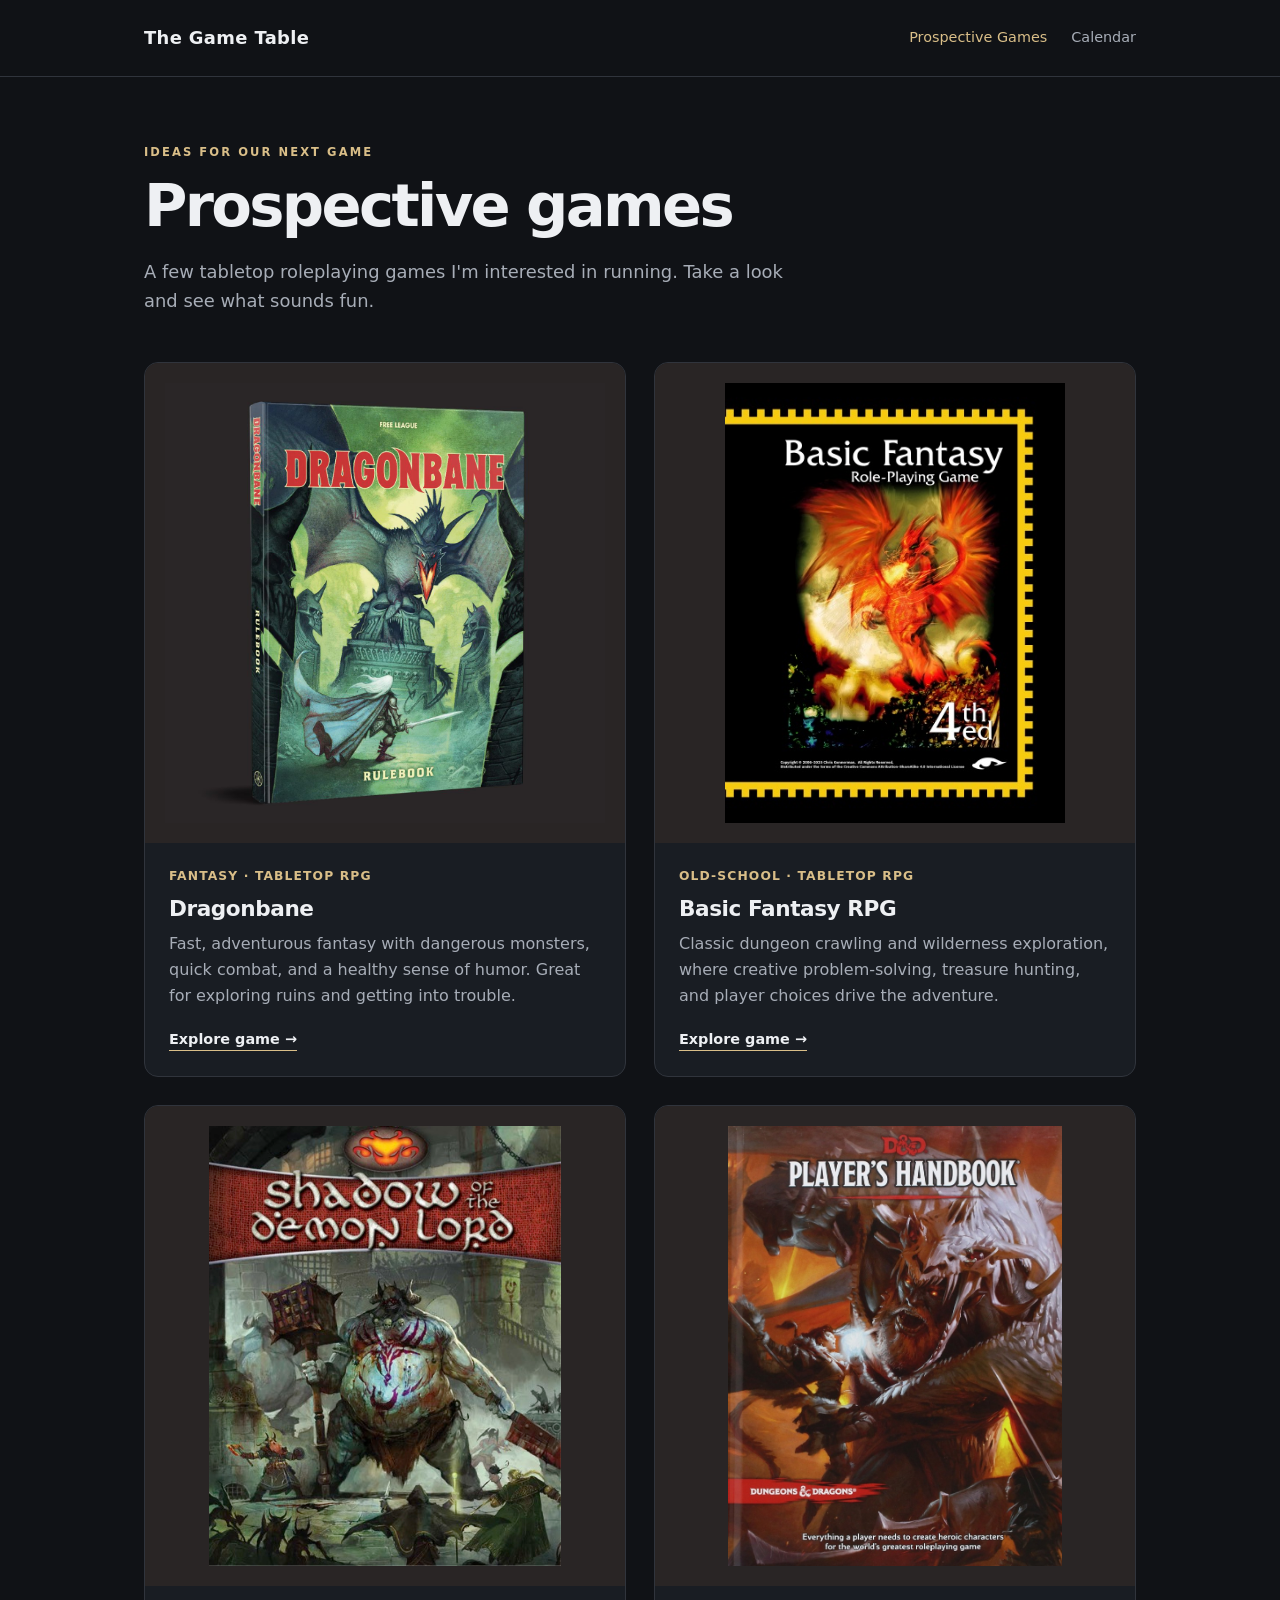
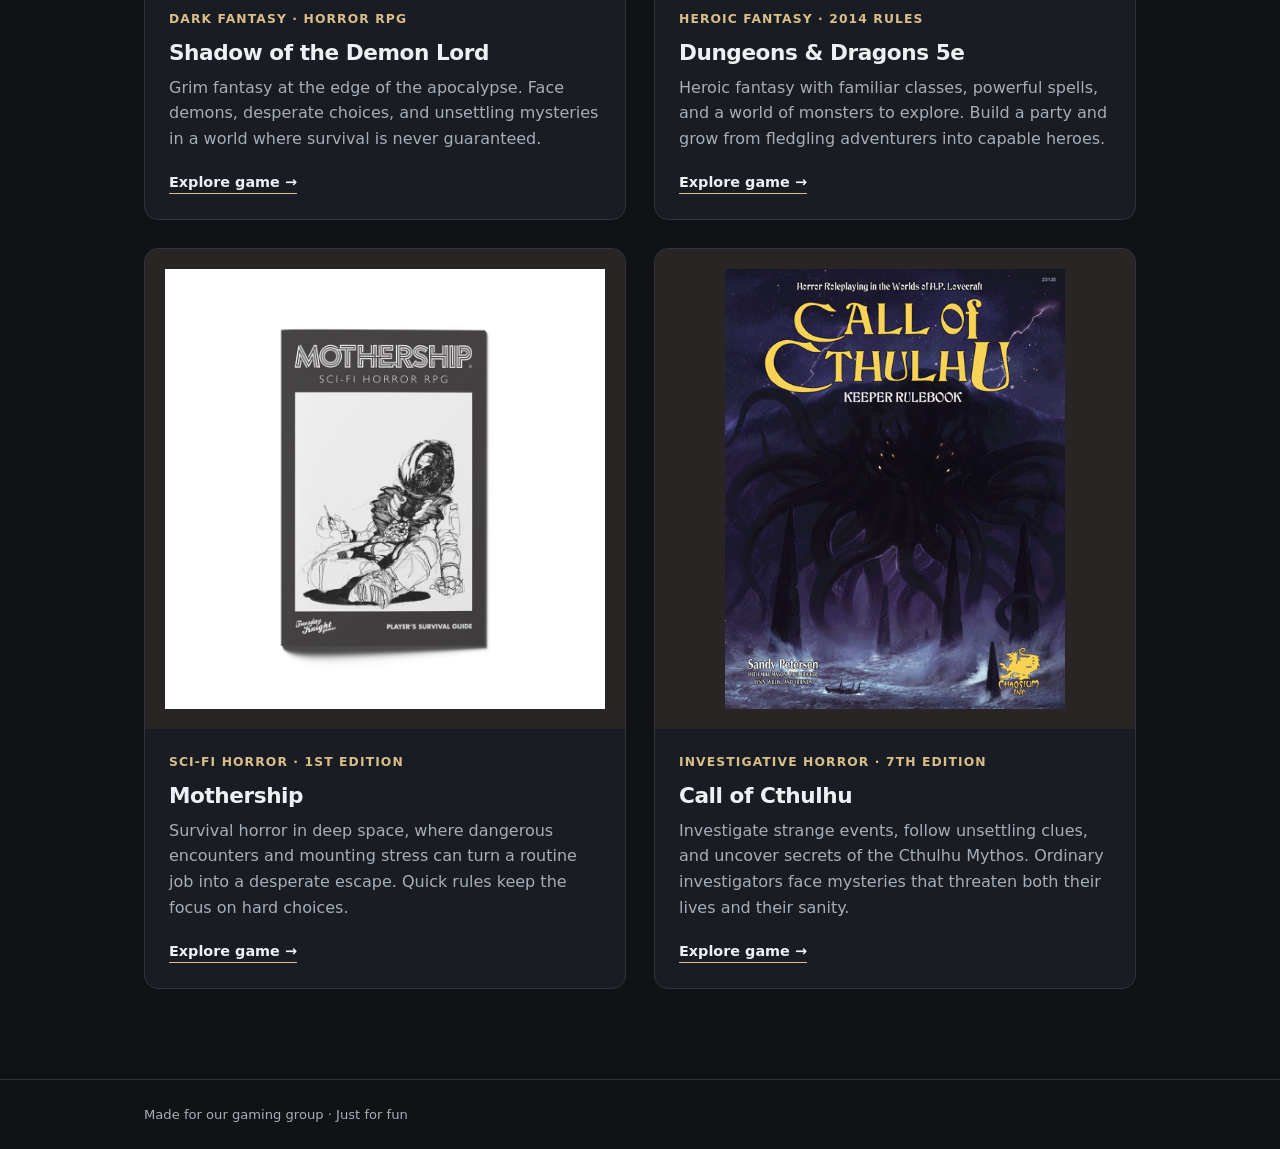
<file: index.html>
<!doctype html><html lang="en"><head><meta charset="utf-8"><meta name="viewport" content="width=device-width,initial-scale=1"><meta name="robots" content="noindex,nofollow,noarchive"><meta name="description" content="A small collection of games we might play together."><title>Prospective Games | The Game Table</title><link rel="stylesheet" href="assets/style.css?v=calendar-1"></head><body><header><div class="wrap nav"><a class="brand" href="./">The Game Table</a><nav class="navlinks" aria-label="Main navigation"><a class="navlink" href="index.html" aria-current="page">Prospective Games</a><a class="navlink" href="calendar.html">Calendar</a></nav></div></header><main class="wrap"><div class="eyebrow">Ideas for our next game</div><h1>Prospective games</h1><p class="lede">A few tabletop roleplaying games I'm interested in running. Take a look and see what sounds fun.</p><section class="cards" aria-label="Game list"><article class="card"><a class="artlink" href="games/dragonbane.html" aria-label="Learn more about Dragonbane"><img src="assets/dragonbane-cover.jpg" alt="Dragonbane rulebook cover — Free League Publishing" width="1200" height="1200" decoding="async"></a><div class="cardbody"><div class="meta">Fantasy · Tabletop RPG</div><h2>Dragonbane</h2><p>Fast, adventurous fantasy with dangerous monsters, quick combat, and a healthy sense of humor. Great for exploring ruins and getting into trouble.</p><a class="textlink" href="games/dragonbane.html">Explore game →</a></div></article><article class="card"><a class="artlink" href="games/basic-fantasy.html" aria-label="Learn more about Basic Fantasy RPG"><img src="assets/basic-fantasy-cover.jpg" alt="Basic Fantasy Role-Playing Game fourth edition cover" width="384" height="497" decoding="async"></a><div class="cardbody"><div class="meta">Old-school · Tabletop RPG</div><h2>Basic Fantasy RPG</h2><p>Classic dungeon crawling and wilderness exploration, where creative problem-solving, treasure hunting, and player choices drive the adventure.</p><a class="textlink" href="games/basic-fantasy.html">Explore game →</a></div></article><article class="card"><a class="artlink" href="games/shadow-of-the-demon-lord.html" aria-label="Learn more about Shadow of the Demon Lord"><img src="assets/shadow-of-the-demon-lord-cover.jpg" alt="Shadow of the Demon Lord core rulebook cover" width="432" height="539" loading="lazy" decoding="async"></a><div class="cardbody"><div class="meta">Dark fantasy · Horror RPG</div><h2>Shadow of the Demon Lord</h2><p>Grim fantasy at the edge of the apocalypse. Face demons, desperate choices, and unsettling mysteries in a world where survival is never guaranteed.</p><a class="textlink" href="games/shadow-of-the-demon-lord.html">Explore game →</a></div></article><article class="card"><a class="artlink" href="games/dnd-5e.html" aria-label="Learn more about Dungeons &amp; Dragons 5e"><img src="assets/dnd-5e-cover.jpg" alt="Dungeons &amp; Dragons 5e 2014 Player's Handbook cover" width="759" height="1000" loading="lazy" decoding="async"></a><div class="cardbody"><div class="meta">Heroic fantasy · 2014 rules</div><h2>Dungeons &amp; Dragons 5e</h2><p>Heroic fantasy with familiar classes, powerful spells, and a world of monsters to explore. Build a party and grow from fledgling adventurers into capable heroes.</p><a class="textlink" href="games/dnd-5e.html">Explore game →</a></div></article><article class="card"><a class="artlink" href="games/mothership.html" aria-label="Learn more about Mothership"><img src="assets/mothership-cover.jpg" alt="Mothership first-edition Player's Survival Guide cover" width="960" height="960" loading="lazy" decoding="async"></a><div class="cardbody"><div class="meta">Sci-fi horror · 1st edition</div><h2>Mothership</h2><p>Survival horror in deep space, where dangerous encounters and mounting stress can turn a routine job into a desperate escape. Quick rules keep the focus on hard choices.</p><a class="textlink" href="games/mothership.html">Explore game →</a></div></article><article class="card"><a class="artlink" href="games/call-of-cthulhu.html" aria-label="Learn more about Call of Cthulhu"><img src="assets/call-of-cthulhu-cover.gif" alt="Call of Cthulhu seventh-edition Keeper Rulebook cover" width="464" height="600" loading="lazy" decoding="async"></a><div class="cardbody"><div class="meta">Investigative horror · 7th edition</div><h2>Call of Cthulhu</h2><p>Investigate strange events, follow unsettling clues, and uncover secrets of the Cthulhu Mythos. Ordinary investigators face mysteries that threaten both their lives and their sanity.</p><a class="textlink" href="games/call-of-cthulhu.html">Explore game →</a></div></article></section></main><footer><div class="wrap">Made for our gaming group · Just for fun</div></footer></body></html>
</file>
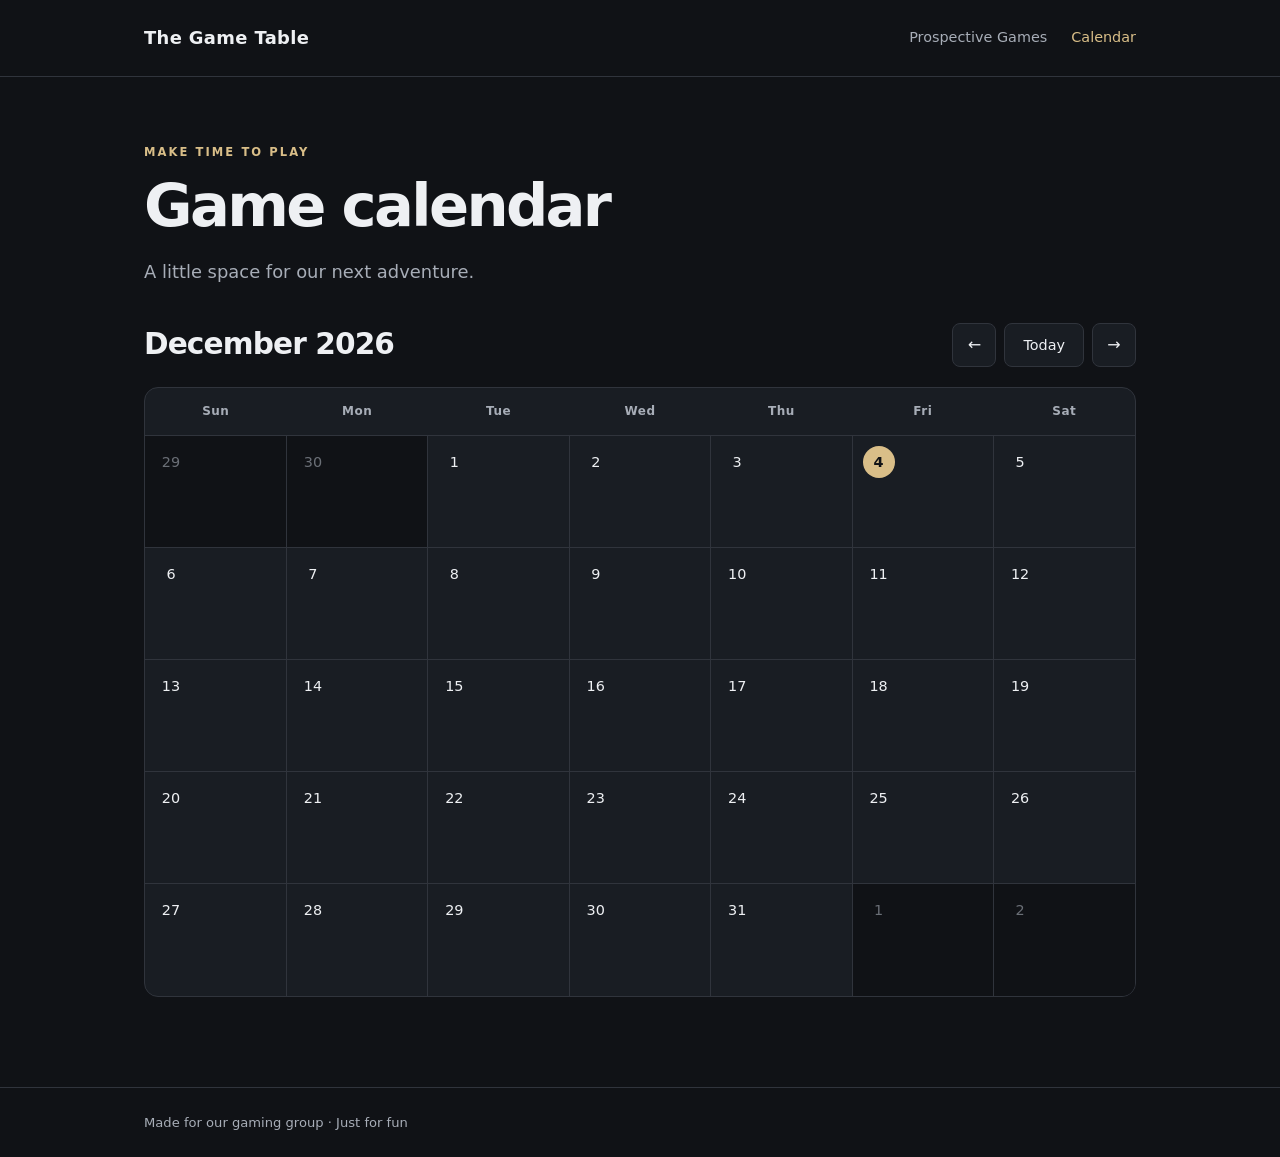
<file: calendar.html>
<!doctype html>
<html lang="en">
<head>
  <meta charset="utf-8">
  <meta name="viewport" content="width=device-width,initial-scale=1">
  <meta name="robots" content="noindex,nofollow,noarchive">
  <meta name="description" content="The calendar for our tabletop gaming group.">
  <title>Calendar | The Game Table</title>
  <link rel="stylesheet" href="assets/style.css?v=calendar-2">
  <script src="assets/calendar.js?v=calendar-2" defer></script>
</head>
<body>
  <header>
    <div class="wrap nav">
      <a class="brand" href="./">The Game Table</a>
      <nav class="navlinks" aria-label="Main navigation">
        <a class="navlink" href="index.html">Prospective Games</a>
        <a class="navlink" href="calendar.html" aria-current="page">Calendar</a>
      </nav>
    </div>
  </header>
  <main class="wrap">
    <div class="eyebrow">Make time to play</div>
    <h1>Game calendar</h1>
    <p class="lede">A little space for our next adventure.</p>
    <noscript><p class="calendar-help">Enable JavaScript to view the calendar and browse months.</p></noscript>
    <section class="calendar" aria-label="Game calendar" hidden>
      <div class="calendar-toolbar">
        <h2 id="calendar-month" aria-live="polite" aria-atomic="true"></h2>
        <div class="calendar-controls" role="group" aria-label="Calendar navigation">
          <button class="calendar-button" id="calendar-previous" type="button" aria-label="Previous month">←</button>
          <button class="calendar-button calendar-today-button" id="calendar-today" type="button">Today</button>
          <button class="calendar-button" id="calendar-next" type="button" aria-label="Next month">→</button>
        </div>
      </div>
      <div class="calendar-panel">
        <table class="calendar-table" aria-labelledby="calendar-month">
          <thead><tr>
            <th scope="col"><abbr title="Sunday">Sun</abbr></th>
            <th scope="col"><abbr title="Monday">Mon</abbr></th>
            <th scope="col"><abbr title="Tuesday">Tue</abbr></th>
            <th scope="col"><abbr title="Wednesday">Wed</abbr></th>
            <th scope="col"><abbr title="Thursday">Thu</abbr></th>
            <th scope="col"><abbr title="Friday">Fri</abbr></th>
            <th scope="col"><abbr title="Saturday">Sat</abbr></th>
          </tr></thead>
          <tbody id="calendar-days"></tbody>
        </table>
      </div>
    </section>
  </main>
  <footer><div class="wrap">Made for our gaming group · Just for fun</div></footer>
</body>
</html>
</file>
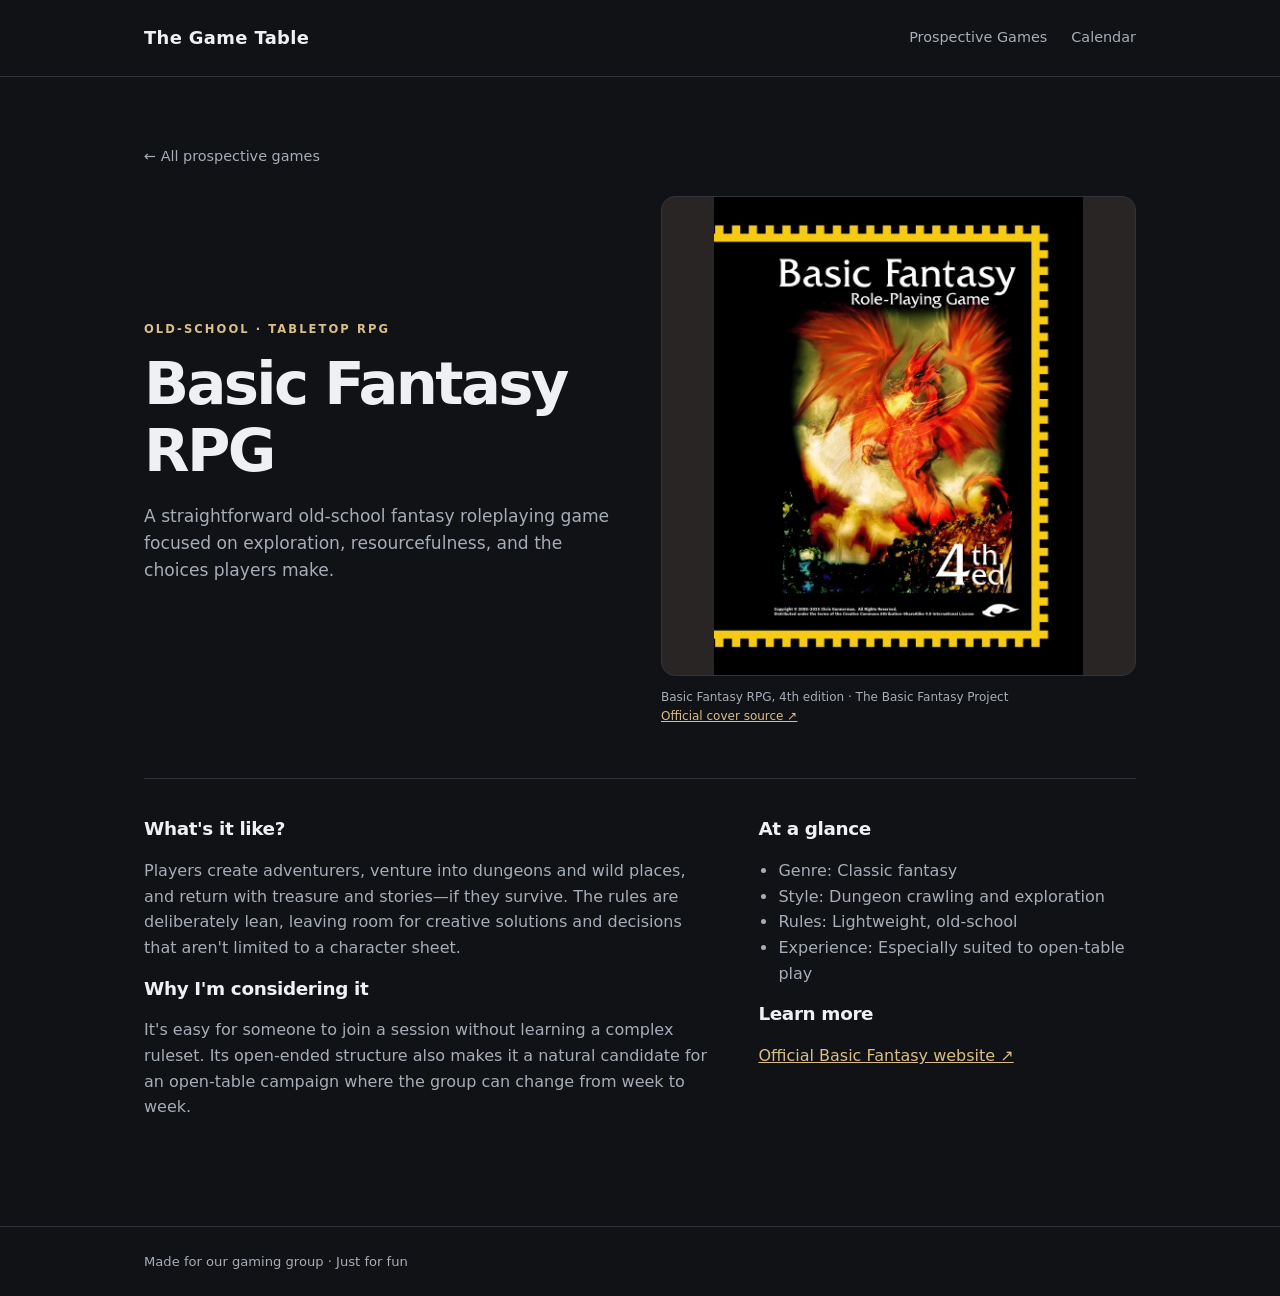
<file: games/basic-fantasy.html>
<!doctype html><html lang="en"><head><meta charset="utf-8"><meta name="viewport" content="width=device-width,initial-scale=1"><meta name="robots" content="noindex,nofollow,noarchive"><meta name="description" content="Learn about Basic Fantasy RPG, an old-school fantasy roleplaying game."><title>Basic Fantasy RPG | The Game Table</title><link rel="stylesheet" href="../assets/style.css?v=calendar-1"></head><body><header><div class="wrap nav"><a class="brand" href="../index.html">The Game Table</a><nav class="navlinks" aria-label="Main navigation"><a class="navlink" href="../index.html">Prospective Games</a><a class="navlink" href="../calendar.html">Calendar</a></nav></div></header><main class="wrap"><a class="back" href="../index.html">← All prospective games</a><section class="detailhero"><div><div class="eyebrow">Old-school · Tabletop RPG</div><h1>Basic Fantasy RPG</h1><p class="detailintro">A straightforward old-school fantasy roleplaying game focused on exploration, resourcefulness, and the choices players make.</p></div><figure class="cover"><img src="../assets/basic-fantasy-cover.jpg" alt="Basic Fantasy Role-Playing Game fourth edition cover" width="384" height="497" decoding="async"><figcaption>Basic Fantasy RPG, 4th edition · The Basic Fantasy Project<br><a href="https://www.lulu.com/shop/chris-gonnerman-and-erik-wilson/basic-fantasy-rpg-core-rules-4thed-perfect-bound/paperback/product-ymn76v.html" target="_blank" rel="noopener noreferrer">Official cover source ↗</a></figcaption></figure></section><section class="details"><div><h2>What's it like?</h2><p>Players create adventurers, venture into dungeons and wild places, and return with treasure and stories—if they survive. The rules are deliberately lean, leaving room for creative solutions and decisions that aren't limited to a character sheet.</p><h2>Why I'm considering it</h2><p>It's easy for someone to join a session without learning a complex ruleset. Its open-ended structure also makes it a natural candidate for an open-table campaign where the group can change from week to week.</p></div><aside><h2>At a glance</h2><ul><li>Genre: Classic fantasy</li><li>Style: Dungeon crawling and exploration</li><li>Rules: Lightweight, old-school</li><li>Experience: Especially suited to open-table play</li></ul><h2>Learn more</h2><p><a href="https://www.basicfantasy.org/" rel="noopener noreferrer" target="_blank">Official Basic Fantasy website ↗</a></p></aside></section></main><footer><div class="wrap">Made for our gaming group · Just for fun</div></footer></body></html>
</file>
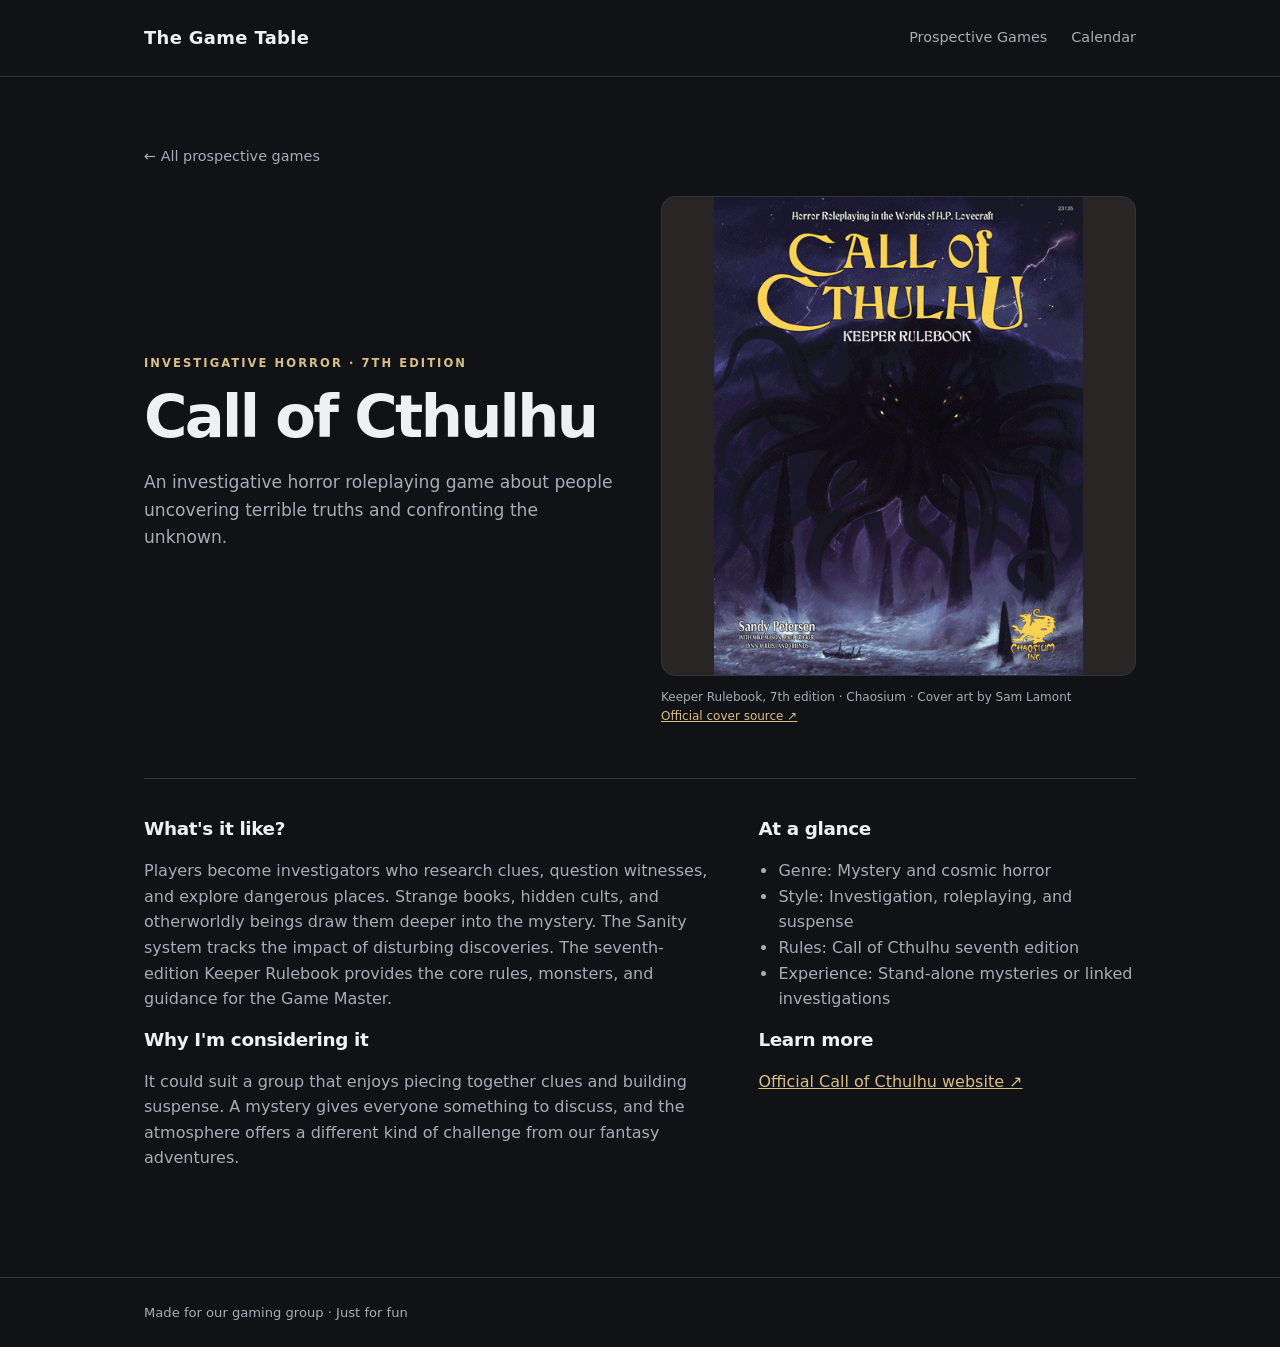
<file: games/call-of-cthulhu.html>
<!doctype html>
<html lang="en">
<head><meta charset="utf-8"><meta name="viewport" content="width=device-width,initial-scale=1"><meta name="robots" content="noindex,nofollow,noarchive"><meta name="description" content="Learn about Call of Cthulhu, a horror tabletop roleplaying game."><title>Call of Cthulhu | The Game Table</title><link rel="stylesheet" href="../assets/style.css?v=calendar-1"></head>
<body>
<header><div class="wrap nav"><a class="brand" href="../index.html">The Game Table</a><nav class="navlinks" aria-label="Main navigation"><a class="navlink" href="../index.html">Prospective Games</a><a class="navlink" href="../calendar.html">Calendar</a></nav></div></header>
<main class="wrap">
<a class="back" href="../index.html">← All prospective games</a>
<section class="detailhero">
<div><div class="eyebrow">Investigative horror · 7th edition</div><h1>Call of Cthulhu</h1><p class="detailintro">An investigative horror roleplaying game about people uncovering terrible truths and confronting the unknown.</p></div>
<figure class="cover"><img src="../assets/call-of-cthulhu-cover.gif" alt="Call of Cthulhu seventh-edition Keeper Rulebook cover" width="464" height="600" decoding="async"><figcaption>Keeper Rulebook, 7th edition · Chaosium · Cover art by Sam Lamont<br><a href="https://www.chaosium.com/call-of-cthulhu-keeper-rulebook-hardcover/" target="_blank" rel="noopener noreferrer">Official cover source ↗</a></figcaption></figure>
</section>
<section class="details">
<div><h2>What's it like?</h2><p>Players become investigators who research clues, question witnesses, and explore dangerous places. Strange books, hidden cults, and otherworldly beings draw them deeper into the mystery. The Sanity system tracks the impact of disturbing discoveries. The seventh-edition Keeper Rulebook provides the core rules, monsters, and guidance for the Game Master.</p><h2>Why I'm considering it</h2><p>It could suit a group that enjoys piecing together clues and building suspense. A mystery gives everyone something to discuss, and the atmosphere offers a different kind of challenge from our fantasy adventures.</p></div>
<aside><h2>At a glance</h2><ul><li>Genre: Mystery and cosmic horror</li><li>Style: Investigation, roleplaying, and suspense</li><li>Rules: Call of Cthulhu seventh edition</li><li>Experience: Stand-alone mysteries or linked investigations</li></ul><h2>Learn more</h2><p><a href="https://www.chaosium.com/call-of-cthulhu-rpg/" target="_blank" rel="noopener noreferrer">Official Call of Cthulhu website ↗</a></p></aside>
</section>
</main>
<footer><div class="wrap">Made for our gaming group · Just for fun</div></footer>
</body></html>
</file>
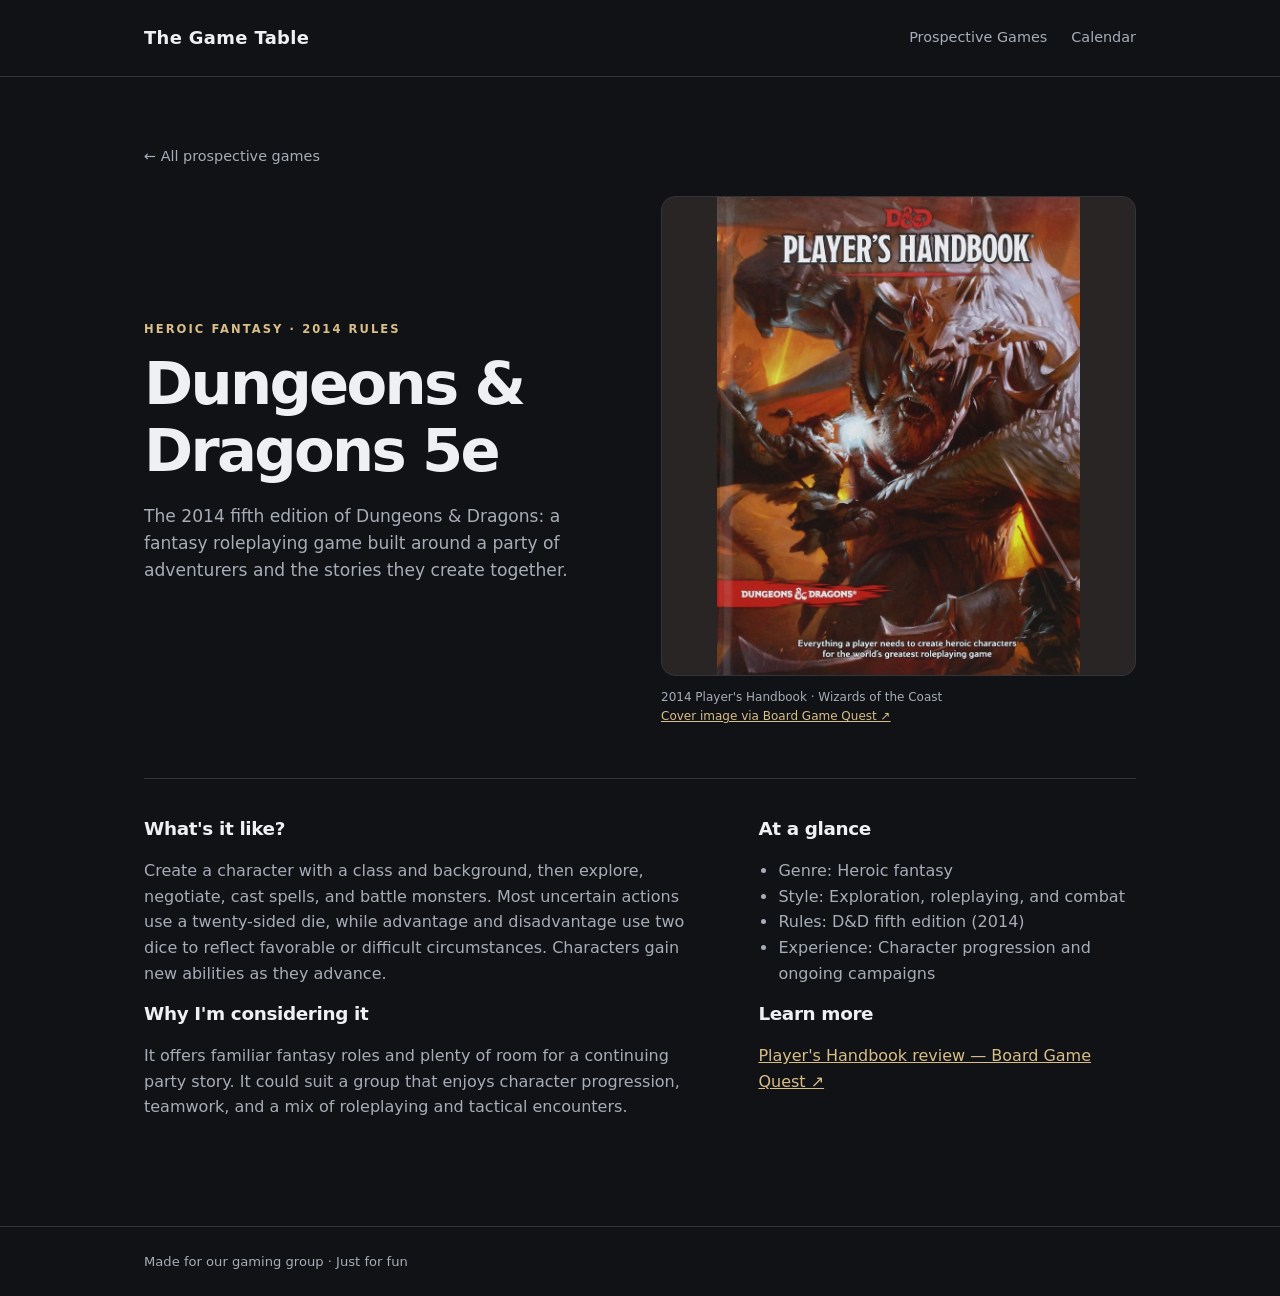
<file: games/dnd-5e.html>
<!doctype html>
<html lang="en">
<head><meta charset="utf-8"><meta name="viewport" content="width=device-width,initial-scale=1"><meta name="robots" content="noindex,nofollow,noarchive"><meta name="description" content="Learn about Dungeons &amp; Dragons 5e, a fantasy tabletop roleplaying game."><title>Dungeons &amp; Dragons 5e | The Game Table</title><link rel="stylesheet" href="../assets/style.css?v=calendar-1"></head>
<body>
<header><div class="wrap nav"><a class="brand" href="../index.html">The Game Table</a><nav class="navlinks" aria-label="Main navigation"><a class="navlink" href="../index.html">Prospective Games</a><a class="navlink" href="../calendar.html">Calendar</a></nav></div></header>
<main class="wrap">
<a class="back" href="../index.html">← All prospective games</a>
<section class="detailhero">
<div><div class="eyebrow">Heroic fantasy · 2014 rules</div><h1>Dungeons &amp; Dragons 5e</h1><p class="detailintro">The 2014 fifth edition of Dungeons &amp; Dragons: a fantasy roleplaying game built around a party of adventurers and the stories they create together.</p></div>
<figure class="cover"><img src="../assets/dnd-5e-cover.jpg" alt="Dungeons &amp; Dragons 5e 2014 Player's Handbook cover" width="759" height="1000" decoding="async"><figcaption>2014 Player's Handbook · Wizards of the Coast<br><a href="https://www.boardgamequest.com/dungeons-dragons-fifth-edition-players-handbook-review/" target="_blank" rel="noopener noreferrer">Cover image via Board Game Quest ↗</a></figcaption></figure>
</section>
<section class="details">
<div><h2>What's it like?</h2><p>Create a character with a class and background, then explore, negotiate, cast spells, and battle monsters. Most uncertain actions use a twenty-sided die, while advantage and disadvantage use two dice to reflect favorable or difficult circumstances. Characters gain new abilities as they advance.</p><h2>Why I'm considering it</h2><p>It offers familiar fantasy roles and plenty of room for a continuing party story. It could suit a group that enjoys character progression, teamwork, and a mix of roleplaying and tactical encounters.</p></div>
<aside><h2>At a glance</h2><ul><li>Genre: Heroic fantasy</li><li>Style: Exploration, roleplaying, and combat</li><li>Rules: D&amp;D fifth edition (2014)</li><li>Experience: Character progression and ongoing campaigns</li></ul><h2>Learn more</h2><p><a href="https://www.boardgamequest.com/dungeons-dragons-fifth-edition-players-handbook-review/" rel="noopener noreferrer" target="_blank">Player's Handbook review — Board Game Quest ↗</a></p></aside>
</section>
</main>
<footer><div class="wrap">Made for our gaming group · Just for fun</div></footer>
</body></html>
</file>
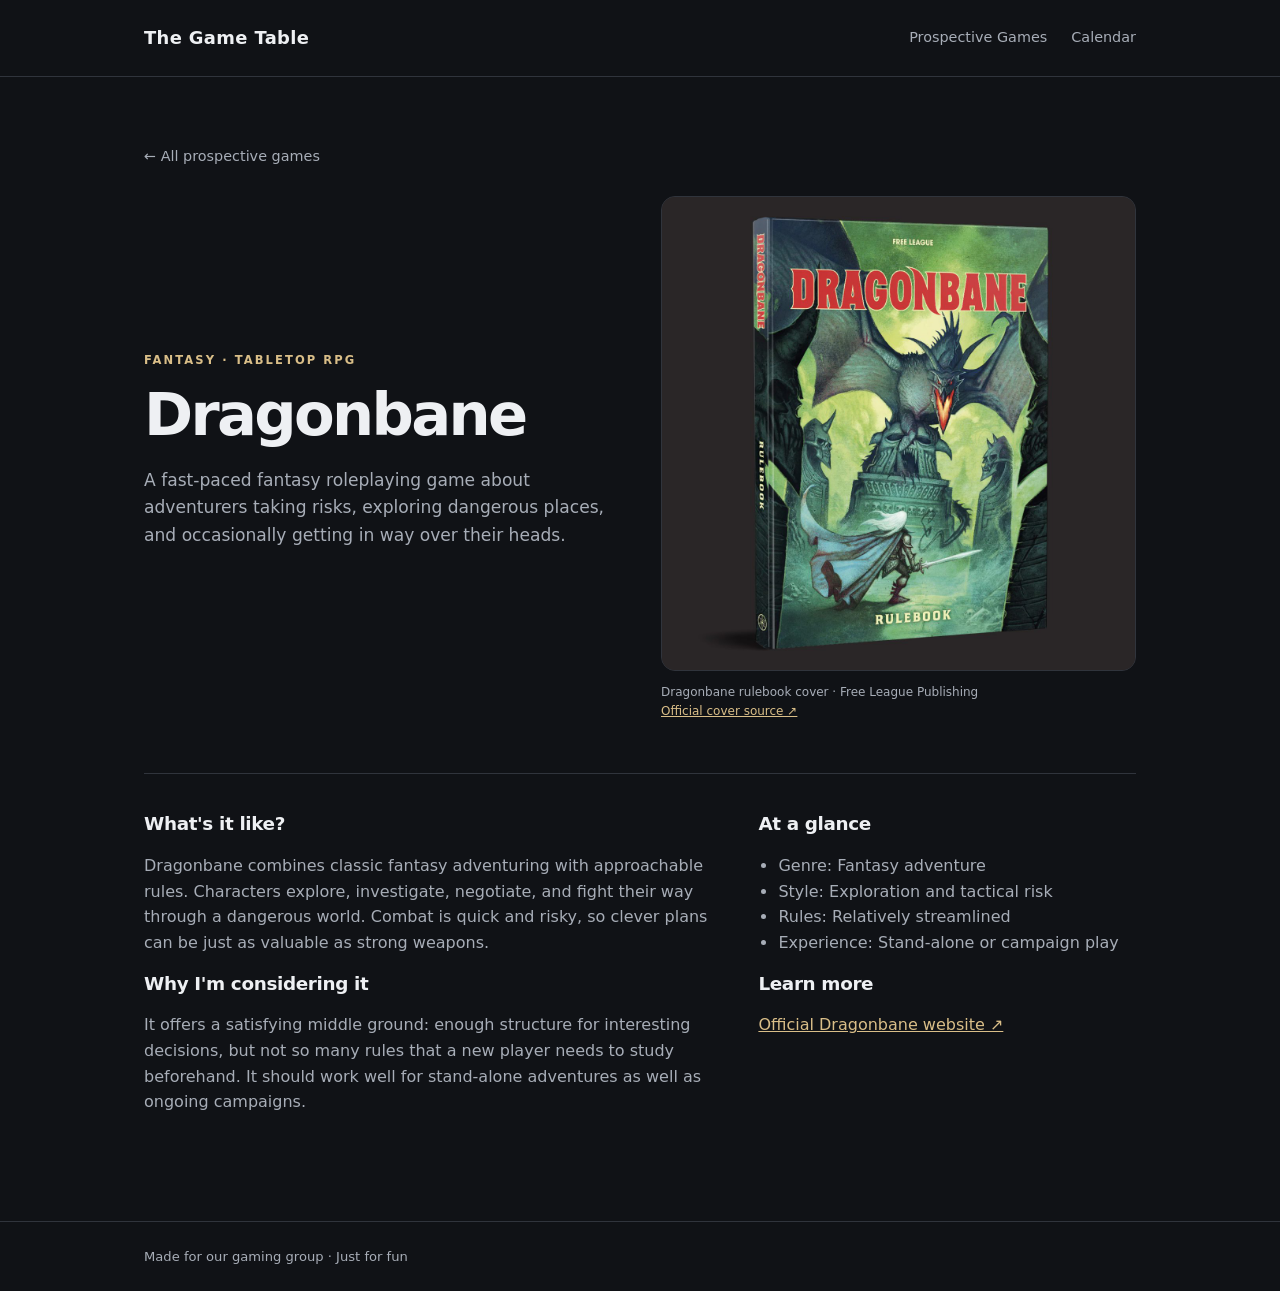
<file: games/dragonbane.html>
<!doctype html><html lang="en"><head><meta charset="utf-8"><meta name="viewport" content="width=device-width,initial-scale=1"><meta name="robots" content="noindex,nofollow,noarchive"><meta name="description" content="Learn about Dragonbane, a fantasy tabletop roleplaying game."><title>Dragonbane | The Game Table</title><link rel="stylesheet" href="../assets/style.css?v=calendar-1"></head><body><header><div class="wrap nav"><a class="brand" href="../index.html">The Game Table</a><nav class="navlinks" aria-label="Main navigation"><a class="navlink" href="../index.html">Prospective Games</a><a class="navlink" href="../calendar.html">Calendar</a></nav></div></header><main class="wrap"><a class="back" href="../index.html">← All prospective games</a><section class="detailhero"><div><div class="eyebrow">Fantasy · Tabletop RPG</div><h1>Dragonbane</h1><p class="detailintro">A fast-paced fantasy roleplaying game about adventurers taking risks, exploring dangerous places, and occasionally getting in way over their heads.</p></div><figure class="cover"><img src="../assets/dragonbane-cover.jpg" alt="Dragonbane rulebook cover — Free League Publishing" width="1200" height="1200" decoding="async"><figcaption>Dragonbane rulebook cover · Free League Publishing<br><a href="https://freeleaguepublishing.com/shop/dragonbane/rulebook/" target="_blank" rel="noopener noreferrer">Official cover source ↗</a></figcaption></figure></section><section class="details"><div><h2>What's it like?</h2><p>Dragonbane combines classic fantasy adventuring with approachable rules. Characters explore, investigate, negotiate, and fight their way through a dangerous world. Combat is quick and risky, so clever plans can be just as valuable as strong weapons.</p><h2>Why I'm considering it</h2><p>It offers a satisfying middle ground: enough structure for interesting decisions, but not so many rules that a new player needs to study beforehand. It should work well for stand-alone adventures as well as ongoing campaigns.</p></div><aside><h2>At a glance</h2><ul><li>Genre: Fantasy adventure</li><li>Style: Exploration and tactical risk</li><li>Rules: Relatively streamlined</li><li>Experience: Stand-alone or campaign play</li></ul><h2>Learn more</h2><p><a href="https://freeleaguepublishing.com/games/dragonbane/" rel="noopener noreferrer" target="_blank">Official Dragonbane website ↗</a></p></aside></section></main><footer><div class="wrap">Made for our gaming group · Just for fun</div></footer></body></html>
</file>
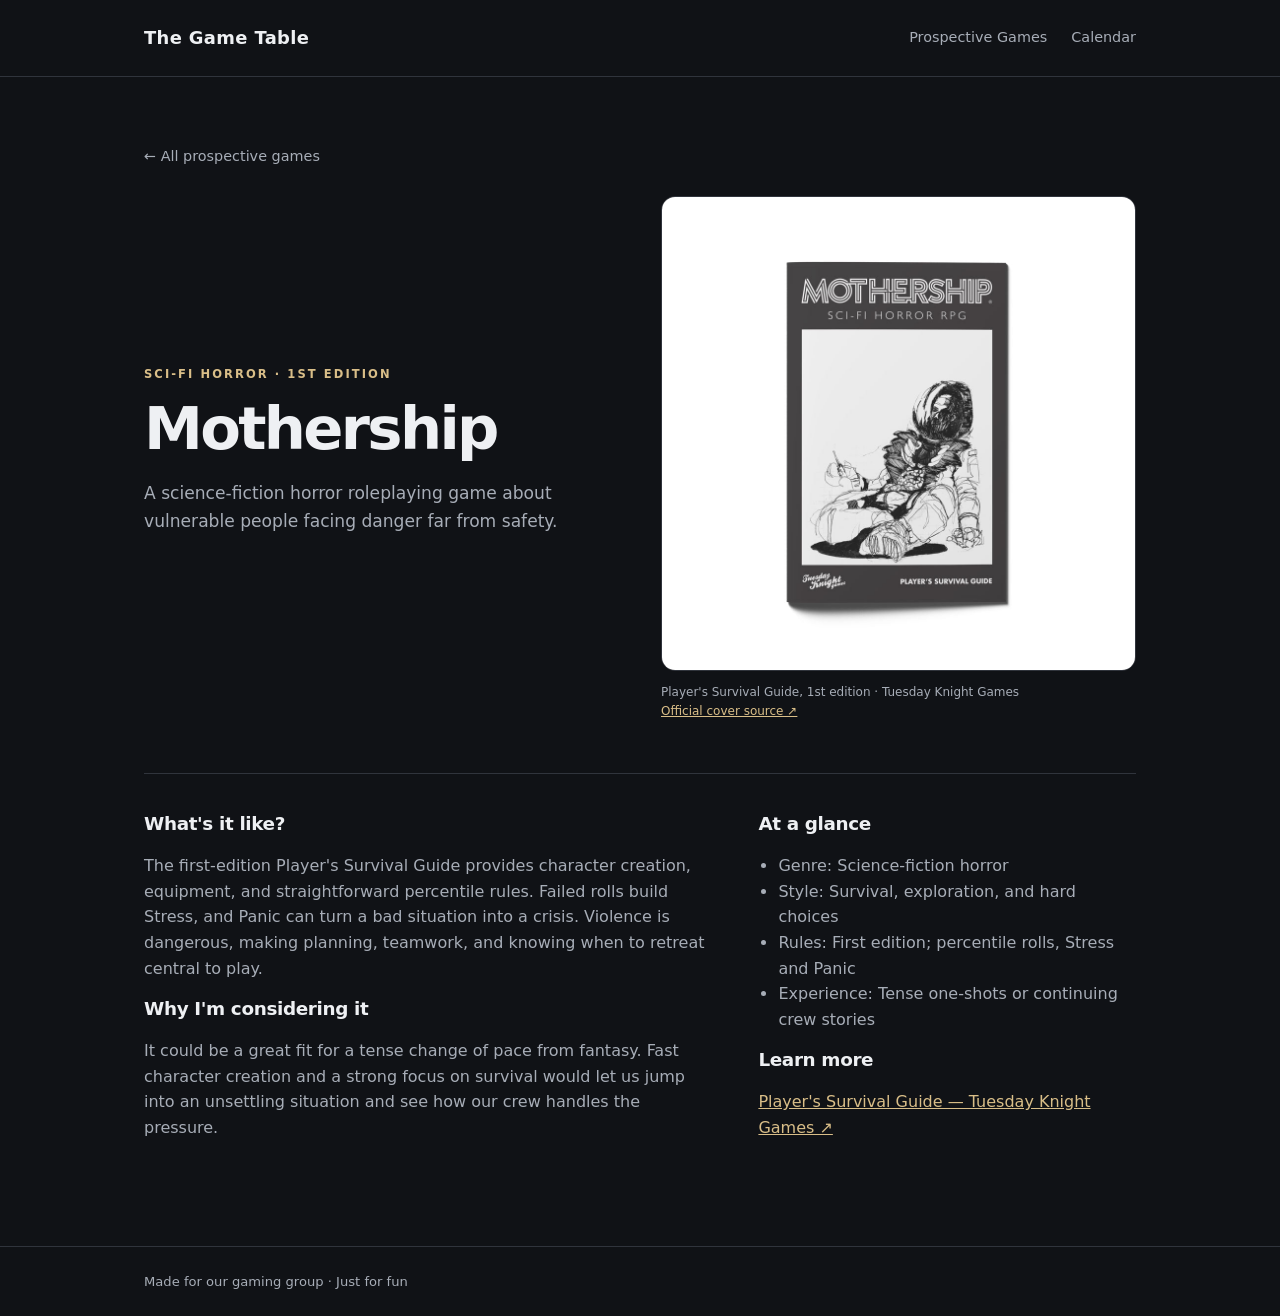
<file: games/mothership.html>
<!doctype html>
<html lang="en">
<head><meta charset="utf-8"><meta name="viewport" content="width=device-width,initial-scale=1"><meta name="robots" content="noindex,nofollow,noarchive"><meta name="description" content="Learn about Mothership, a horror tabletop roleplaying game."><title>Mothership | The Game Table</title><link rel="stylesheet" href="../assets/style.css?v=calendar-1"></head>
<body>
<header><div class="wrap nav"><a class="brand" href="../index.html">The Game Table</a><nav class="navlinks" aria-label="Main navigation"><a class="navlink" href="../index.html">Prospective Games</a><a class="navlink" href="../calendar.html">Calendar</a></nav></div></header>
<main class="wrap">
<a class="back" href="../index.html">← All prospective games</a>
<section class="detailhero">
<div><div class="eyebrow">Sci-fi horror · 1st edition</div><h1>Mothership</h1><p class="detailintro">A science-fiction horror roleplaying game about vulnerable people facing danger far from safety.</p></div>
<figure class="cover"><img src="../assets/mothership-cover.jpg" alt="Mothership first-edition Player's Survival Guide cover" width="960" height="960" decoding="async"><figcaption>Player's Survival Guide, 1st edition · Tuesday Knight Games<br><a href="https://www.tuesdayknightgames.com/products/mothership-players-survival-guide" target="_blank" rel="noopener noreferrer">Official cover source ↗</a></figcaption></figure>
</section>
<section class="details">
<div><h2>What's it like?</h2><p>The first-edition Player's Survival Guide provides character creation, equipment, and straightforward percentile rules. Failed rolls build Stress, and Panic can turn a bad situation into a crisis. Violence is dangerous, making planning, teamwork, and knowing when to retreat central to play.</p><h2>Why I'm considering it</h2><p>It could be a great fit for a tense change of pace from fantasy. Fast character creation and a strong focus on survival would let us jump into an unsettling situation and see how our crew handles the pressure.</p></div>
<aside><h2>At a glance</h2><ul><li>Genre: Science-fiction horror</li><li>Style: Survival, exploration, and hard choices</li><li>Rules: First edition; percentile rolls, Stress and Panic</li><li>Experience: Tense one-shots or continuing crew stories</li></ul><h2>Learn more</h2><p><a href="https://www.tuesdayknightgames.com/products/mothership-players-survival-guide" target="_blank" rel="noopener noreferrer">Player's Survival Guide — Tuesday Knight Games ↗</a></p></aside>
</section>
</main>
<footer><div class="wrap">Made for our gaming group · Just for fun</div></footer>
</body></html>
</file>
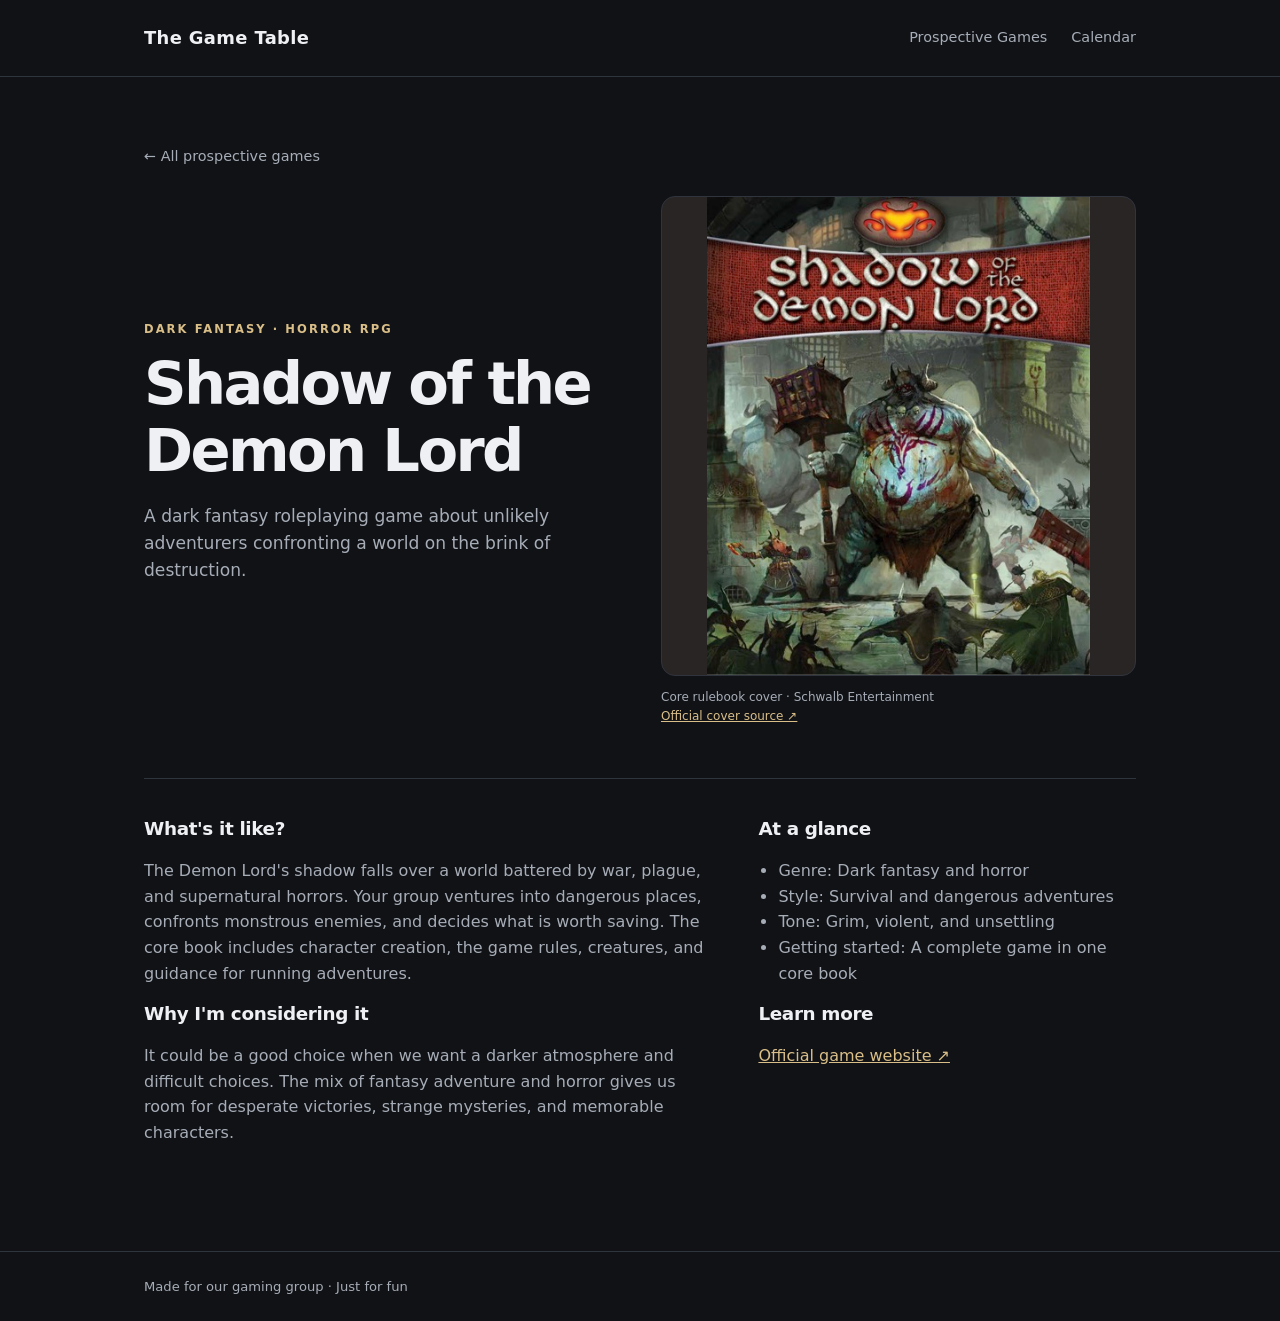
<file: games/shadow-of-the-demon-lord.html>
<!doctype html>
<html lang="en">
<head><meta charset="utf-8"><meta name="viewport" content="width=device-width,initial-scale=1"><meta name="robots" content="noindex,nofollow,noarchive"><meta name="description" content="Learn about Shadow of the Demon Lord, a fantasy tabletop roleplaying game."><title>Shadow of the Demon Lord | The Game Table</title><link rel="stylesheet" href="../assets/style.css?v=calendar-1"></head>
<body>
<header><div class="wrap nav"><a class="brand" href="../index.html">The Game Table</a><nav class="navlinks" aria-label="Main navigation"><a class="navlink" href="../index.html">Prospective Games</a><a class="navlink" href="../calendar.html">Calendar</a></nav></div></header>
<main class="wrap">
<a class="back" href="../index.html">← All prospective games</a>
<section class="detailhero">
<div><div class="eyebrow">Dark fantasy · Horror RPG</div><h1>Shadow of the Demon Lord</h1><p class="detailintro">A dark fantasy roleplaying game about unlikely adventurers confronting a world on the brink of destruction.</p></div>
<figure class="cover"><img src="../assets/shadow-of-the-demon-lord-cover.jpg" alt="Shadow of the Demon Lord core rulebook cover" width="432" height="539" decoding="async"><figcaption>Core rulebook cover · Schwalb Entertainment<br><a href="https://schwalbentertainment.com/shadow-of-the-demon-lord/" target="_blank" rel="noopener noreferrer">Official cover source ↗</a></figcaption></figure>
</section>
<section class="details">
<div><h2>What's it like?</h2><p>The Demon Lord's shadow falls over a world battered by war, plague, and supernatural horrors. Your group ventures into dangerous places, confronts monstrous enemies, and decides what is worth saving. The core book includes character creation, the game rules, creatures, and guidance for running adventures.</p><h2>Why I'm considering it</h2><p>It could be a good choice when we want a darker atmosphere and difficult choices. The mix of fantasy adventure and horror gives us room for desperate victories, strange mysteries, and memorable characters.</p></div>
<aside><h2>At a glance</h2><ul><li>Genre: Dark fantasy and horror</li><li>Style: Survival and dangerous adventures</li><li>Tone: Grim, violent, and unsettling</li><li>Getting started: A complete game in one core book</li></ul><h2>Learn more</h2><p><a href="https://schwalbentertainment.com/shadow-of-the-demon-lord/" rel="noopener noreferrer" target="_blank">Official game website ↗</a></p></aside>
</section>
</main>
<footer><div class="wrap">Made for our gaming group · Just for fun</div></footer>
</body></html>
</file>
<file: assets/style.css>
:root{color-scheme:dark;--bg:#101216;--panel:#191d23;--line:#30343c;--text:#eef0f3;--muted:#a7adb7;--accent:#d9be88}*{box-sizing:border-box}body{margin:0;background:var(--bg);color:var(--text);font:16px/1.6 system-ui,-apple-system,Segoe UI,Roboto,sans-serif}a{color:inherit}header{border-bottom:1px solid var(--line)}.wrap{max-width:1040px;margin:auto;padding:0 24px}.nav{display:flex;justify-content:space-between;align-items:center;min-height:76px}.brand{font-weight:750;font-size:1.12rem;text-decoration:none;letter-spacing:.02em}.navlink{color:var(--muted);text-decoration:none;font-size:.9rem}.navlink:hover,.back:hover{color:var(--accent)}main{padding-top:66px!important;padding-bottom:90px!important}.eyebrow{text-transform:uppercase;letter-spacing:.18em;font-size:.72rem;color:var(--accent);font-weight:700}h1{font-size:clamp(2.3rem,5vw,3.7rem);line-height:1.13;letter-spacing:-.045em;margin:12px 0 18px}h2{font-size:1.35rem;line-height:1.35;letter-spacing:-.02em;margin:.5rem 0}.lede{max-width:660px;color:var(--muted);font-size:1.12rem;margin:0}.cards{margin-top:46px;display:grid;grid-template-columns:repeat(2,minmax(0,1fr));gap:28px}.card{border:1px solid var(--line);border-radius:14px;overflow:hidden;background:var(--panel)}.artlink{display:block;overflow:hidden;aspect-ratio:1;background:#292525;padding:20px}.artlink img{width:100%;height:100%;display:block;object-fit:contain;transition:opacity .2s}.artlink:hover img,.artlink:focus-visible img{opacity:.88}.cardbody{padding:24px}.meta{font-size:.77rem;letter-spacing:.09em;text-transform:uppercase;color:var(--accent);font-weight:700}.card p{color:var(--muted);margin:8px 0 18px}.textlink{font-size:.9rem;font-weight:650;text-decoration:none;border-bottom:1px solid var(--accent);padding-bottom:3px}.detailhero{display:grid;grid-template-columns:1fr 1fr;gap:42px;align-items:center}.cover{margin:0;min-width:0}.cover img{display:block;width:100%;height:auto;max-height:480px;object-fit:contain;border-radius:14px;background:#292525;border:1px solid var(--line)}.cover figcaption{margin-top:12px;color:var(--muted);font-size:.75rem}.cover figcaption a{color:var(--accent)}a:focus-visible{outline:2px solid var(--accent);outline-offset:4px}.artlink:focus-visible{outline-offset:-4px}.back{display:inline-block;text-decoration:none;color:var(--muted);font-size:.9rem;margin-bottom:28px}.detailintro{color:var(--muted);font-size:1.07rem}.details{display:grid;grid-template-columns:1.5fr 1fr;gap:48px;border-top:1px solid var(--line);margin-top:52px;padding-top:30px}.details h2{font-size:1.15rem}.details p,.details li{color:var(--muted)}.details ul{padding-left:20px}.details a{color:var(--accent)}footer{border-top:1px solid var(--line);color:var(--muted);padding:24px 0;font-size:.82rem}@media(max-width:700px){.cards,.detailhero,.details{grid-template-columns:1fr}.cards{gap:20px}main{padding-top:44px!important}.detailhero{gap:22px}.detailhero .cover{order:-1}.cardbody{padding:20px}}
@media(max-width:400px){.nav{flex-wrap:wrap;gap:8px;padding-top:14px;padding-bottom:14px}}
.nav{gap:16px;flex-wrap:wrap;padding-top:16px;padding-bottom:16px}.navlinks{display:flex;flex-wrap:wrap;gap:12px 24px;align-items:center}.navlink[aria-current="page"]{color:var(--accent)}
.calendar-toolbar{display:flex;justify-content:space-between;align-items:center;flex-wrap:wrap;gap:16px;margin:36px 0 20px}
.calendar-toolbar h2{font-size:clamp(1.4rem,3vw,1.85rem);margin:0;letter-spacing:-.03em}
.calendar-controls{display:flex;align-items:center;gap:8px}
.calendar-button{display:inline-flex;align-items:center;justify-content:center;min-width:44px;min-height:44px;padding:8px 12px;border:1px solid var(--line);border-radius:8px;background:var(--panel);color:var(--text);font:inherit;line-height:1;cursor:pointer}
.calendar-button:hover{border-color:var(--accent);color:var(--accent)}
.calendar-button:focus-visible{outline:2px solid var(--accent);outline-offset:3px}
.calendar-today-button{font-size:.9rem;padding-inline:18px}
.calendar-panel{border:1px solid var(--line);border-radius:14px;overflow:hidden;background:var(--panel)}
.calendar-table{width:100%;table-layout:fixed;border-collapse:collapse}
.calendar-table th{padding:14px 4px;border-bottom:1px solid var(--line);font-size:.75rem;font-weight:650;color:var(--muted);text-align:center;letter-spacing:.04em}
.calendar-table abbr{text-decoration:none}
.calendar-day{height:112px;padding:10px;vertical-align:top;border-right:1px solid var(--line);border-bottom:1px solid var(--line)}
.calendar-day:last-child{border-right:0}
.calendar-table tr:last-child .calendar-day{border-bottom:0}
.calendar-day time{display:inline-flex;width:32px;height:32px;align-items:center;justify-content:center;border-radius:50%;font-size:.9rem;font-variant-numeric:tabular-nums}
.calendar-day-outside{background:var(--bg);color:var(--muted)}
.calendar-day-outside time{opacity:.6}
.calendar-day-today time{background:var(--accent);color:var(--bg);font-weight:750;opacity:1}
.calendar-help{color:var(--muted);font-size:.9rem;margin-top:30px}
@media(max-width:700px){.calendar-day{height:76px;padding:5px}.calendar-day time{width:28px;height:28px;font-size:.8rem}.calendar-table th{font-size:.68rem;padding:12px 2px}.navlinks{gap:16px}}
@media(max-width:400px){.calendar-day{height:64px;padding:3px}.calendar-day time{width:26px;height:26px}}
</file>
